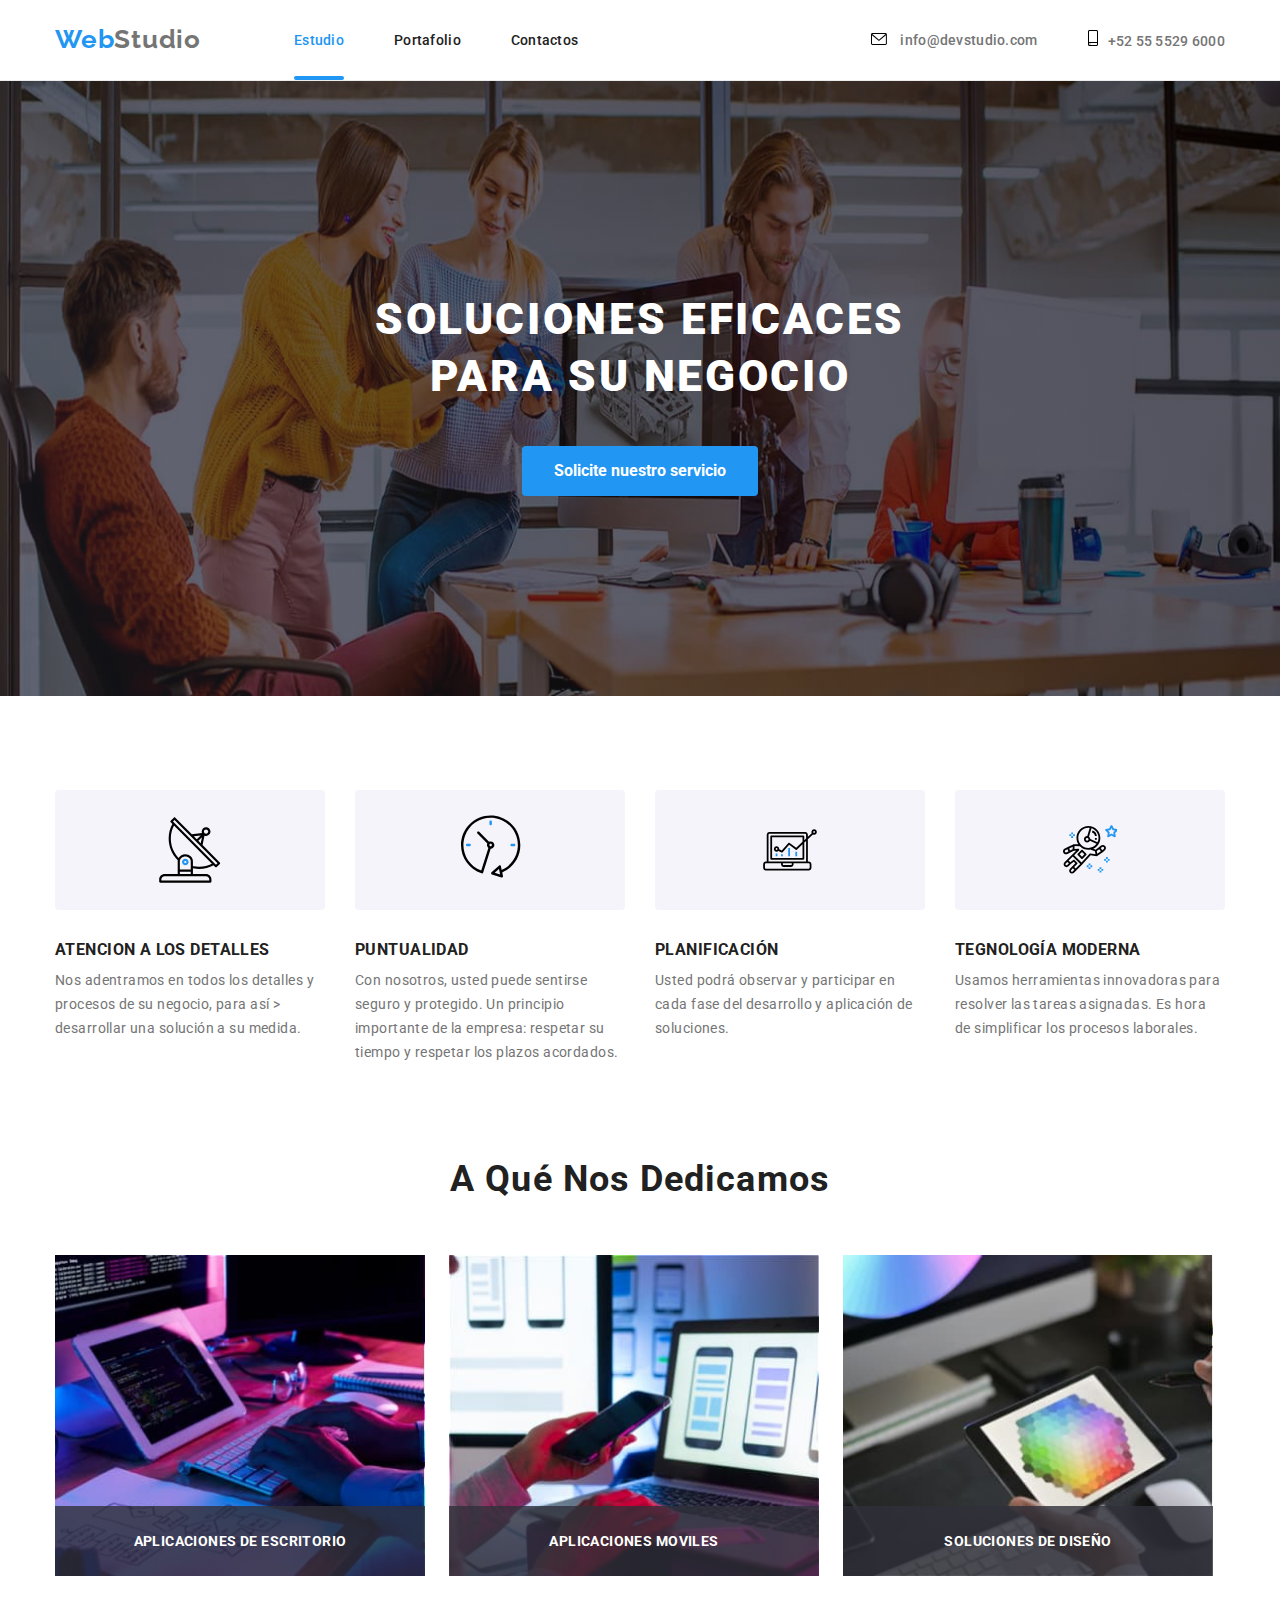
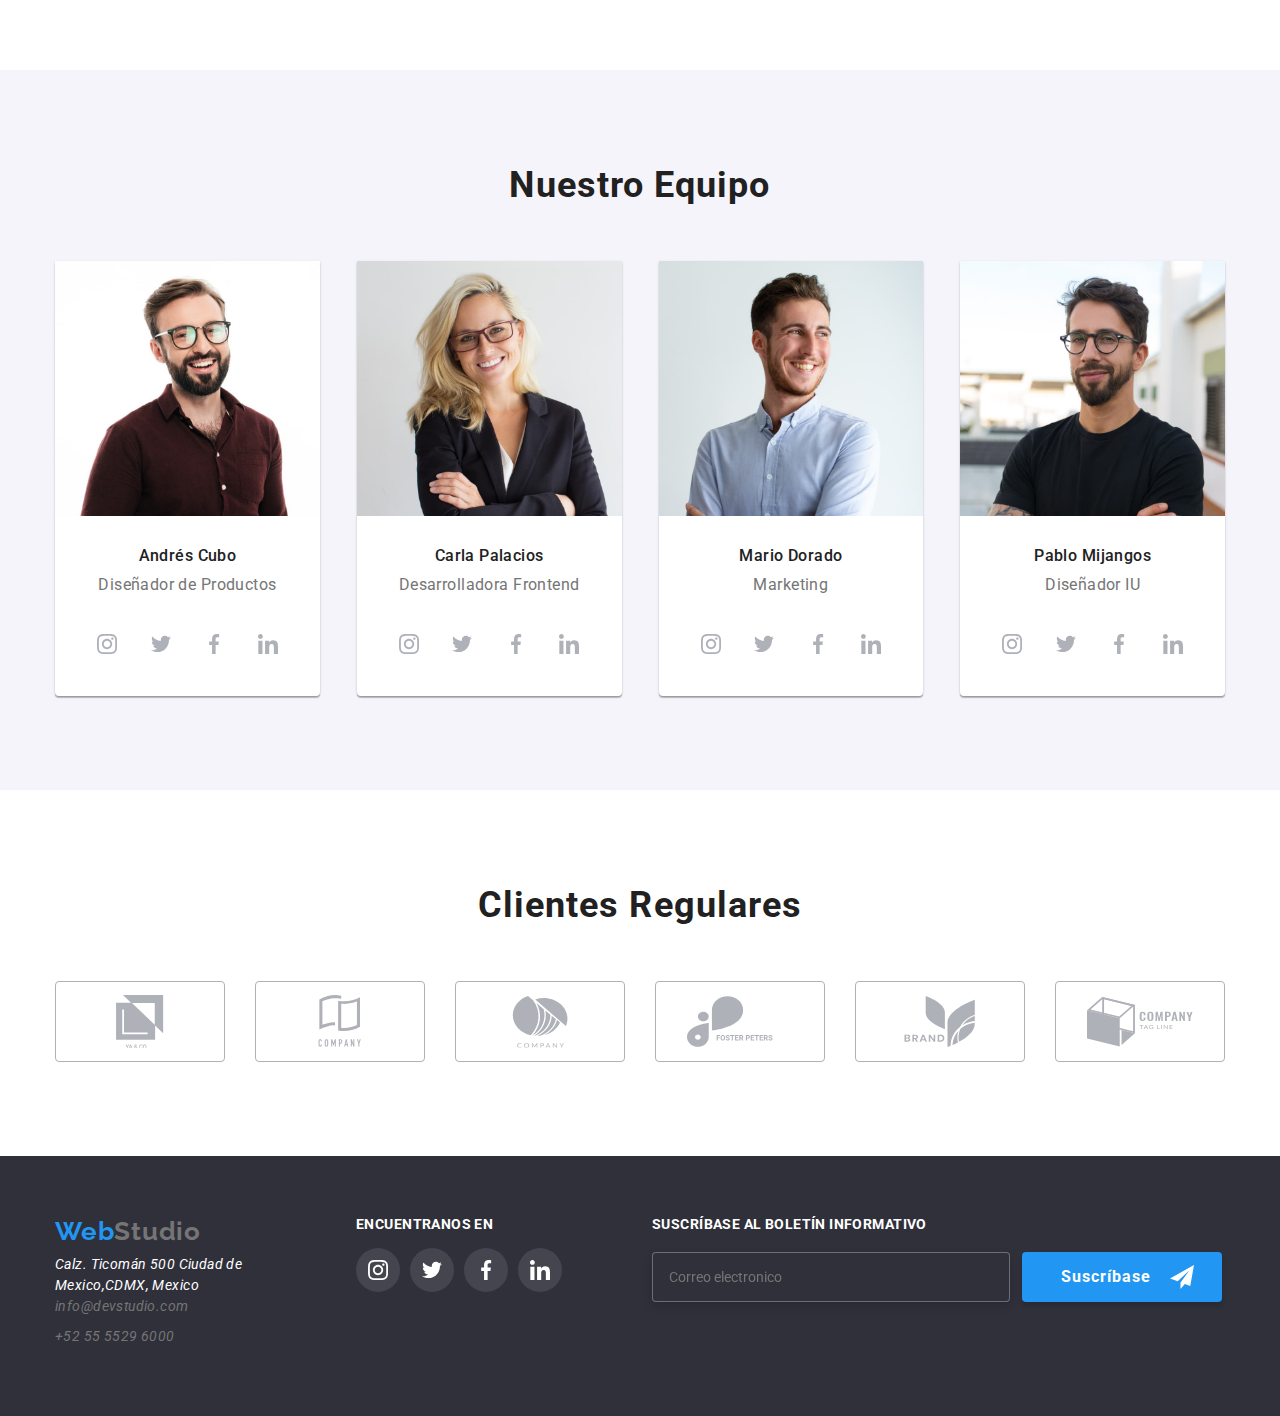
<file: index.html>
<!DOCTYPE html>
<html lang="en">
  <head>
    <meta charset="UTF-8" />
    <meta http-equiv="X-UA-Compatible" content="IE=edge" />
    <meta name="viewport" content="width=device-width, initial-scale=1.0" />
    <title>Estudio</title>
    <link
      href="https://fonts.googleapis.com/css2?family=Raleway:wght@700&family=Roboto:wght@400;500;700;900&display=swap"
      rel="stylesheet"
    />
    <link
    rel="stylesheet"
    href="https://cdnjs.cloudflare.com/ajax/libs/modern-normalize/1.0.0/modern-normalize.min.css"
  />
    <link rel="stylesheet" href="css/modern-normalize.css">
    <!-- <link rel="stylesheet" href="css/Styles.css" /> -->
    <link rel="stylesheet" href="css/main.css">
  </head>
  <body>

    <!----------------------- Ventana modal ----------------------->

    <div class="backdrop is-hidden" data-modal>
      <div class="modal">
        <!-- Boton de cierre modal -->
        <button type="button" class="modal__button" aria-label="Boton cierre modal" data-modal-close >
          <span hidden>close</span>
          <svg width="17px" height="17px">
            <use href="./imagenes/icon.svg#icon-close"></use>
          </svg>
        </button>

        <form 
          class="form" 
          name="informacion-del-cliente" 
          autocomplete="off" 
          novalidate 
        >

          <div class="group" role="group" aria-labelledby="contact-details-head" >  
            <p class="group__title" id="contact-details-head">
              Deje sus datos, nos contactaremos con usted
            </p>
            
            <label class="group__label"> 
              nombre
              <div class="group__cont">
                <input class="group__input" 
                  type="text" 
                  name="nombre" 
                  required
                >
                <div class="group__svg">
                  <svg  width="12" height="12" >
                    <use href="./imagenes/icon.svg#person-black"></use>
                  </svg>
                </div>
              </div>
            </label> 

            <label class="group__label"> 
              telefono
              <div class="group__cont">
                <input class="group__input" 
                  type="text" 
                  name="telefono" 
                  required
                >
                <div class="group__svg">
                  <svg  width="13" height="13">
                    <use href="./imagenes/icon.svg#telefono-negro"></use>
                  </svg>
                </div>
              </div>
            </label>

            <label class="group__label"> 
              e-mail
              <div class="group__cont">
                <input 
                  class="group__input" 
                  type="e-mail" 
                  name="e-mail" 
                  required 
                  autocomplete="off"
                >
                <div class="group__svg">
                  <svg  width="15" height="12">
                    <use href="./imagenes/icon.svg#icon-correo"></use>
                  </svg>
                </div>
              </div>
            </label>

            <label class="group__label">
              comentarios
              <textarea 
                class="group__textarea" 
                name="comentarios" 
                placeholder="Introduzca el texto" 
                required
                >
              </textarea>
            </label>
          </div>

          <div class="checkbox">
            <label class="checkbox__label">
              <input class="checkbox__input" 
                type="checkbox" 
                name="condiciones" 
                required
              >

              <span class="checkbox__svg">
                <svg  width="16" height="15">
                  <use href="./imagenes/icon.svg#checkbox-svg"></use>
                </svg>
              </span>
              <span class="checkbox__text">
                Estoy de acuerdo con el boletín informativo y acepto los Términos y Condiciones
              </span>
            </label>
          </div>
              
          <button class="form__button" type="submit">enviar</button>
        </form>
      </div>
    </div>

    <!-- Cabecera -->
    <header class="page-header">
      <div class="container box">
        <h2 hidden>Encabezado</h2>

        <nav class="menu">
          <a href="#" class="menu__logo" >Web<span class="menu__span-logo">Studio</span></a>
          <ul class="menu__list">
            <li class="menu__item">
              <a href="./index.html" class="menu__link menu__link--select" >Estudio</a>
            </li>
            <li class="menu__item">
              <a href="./portafolio.html" class="menu__link" >Portafolio</a>
            </li>
            <li class="menu__item">
              <a href="#" class="menu__link" >Contactos</a>
            </li>
          </ul>
        </nav>

        <ul class="contact-list">
          <li class="contact-list__item">
            <a href="mailto:info@devstudio.com" class="contact-list__link"  >
              <svg class="contact-list__svg" width="16px" height="12px">
                <use href="./imagenes/icon.svg#icon-sobre"></use>
              </svg>
              info@devstudio.com
            </a>
          </li>
          <li class="contact-list__item">
            <a href="tel:+525555296000" class="contact-list__link" >
              <svg class="contact-list__svg" width="10px" height="16px">
                <use href="./imagenes/icon.svg#icon-telfono-inteligente"></use>
              </svg>+52 55 5529 6000
            </a>
          </li>
        </ul>
      </div>
    </header>

    <!-- Cuerpo -->
    <main>

      <!-- seccion del titulo de la pagina y el button -->
      <section class="section section-page">
        <div class="container"> <!--name.section-->
          <h1 class="section-page__title">SOLUCIONES EFICACES PARA SU NEGOCIO</h1>
          <button class="section-page__button" data-modal-open type="button" >Solicite nuestro servicio</button>
        </div>
      </section>

        <!-- seccion de caracteristicas -->
      <section class="section">
        <div class="container characteristics">
          <h2 hidden>Caracteristicas</h2>
          <ul class="characteristics__list">
            <li class="characteristics__item">
              <div class="characteristics__icon">
                  <svg width="65.32px" height="70px">
                    <use href="./imagenes/icon.svg#icon-antena"></use>
                  </svg>
              </div>        
              <h3 class="characteristics__title">ATENCION A LOS DETALLES</h3>
              <p class="characteristics__text">
                Nos adentramos en todos los detalles y procesos de su negocio,
                para así > desarrollar una solución a su medida.
              </p>
            </li>

            <li class="characteristics__item">
              <div class="characteristics__icon">
                <svg width="66.96px" height="70px">
                  <use href="./imagenes/icon.svg#icon-reloj"></use>
                </svg>
              </div>
              <h3 class="characteristics__title">PUNTUALIDAD</h3>
              <p class="characteristics__text">
                Con nosotros, usted puede sentirse seguro y protegido. Un
                principio importante de la empresa: respetar su tiempo y respetar
                los plazos acordados.
              </p>
            </li>

            <li class="characteristics__item">
              <div class="characteristics__icon">
                <svg width="70px" height="53.69px">
                  <use href="./imagenes/icon.svg#icon-diagrama"></use>
                </svg>
              </div>             
              <h3 class="characteristics__title">PLANIFICACIÓN</h3>
              <p class="characteristics__text">
                Usted podrá observar y participar en cada fase del desarrollo y
                aplicación de soluciones.
              </p>
            </li>

            <li class="characteristics__item">
              <div class="characteristics__icon">
                <svg width="54.83px" height="60.66px">
                  <use href="./imagenes/icon.svg#icon-astronauta"></use>
                </svg>
              </div>
              <h3 class="characteristics__title">TEGNOLOGÍA MODERNA</h3>
              <p class="characteristics__text">
                Usamos herramientas innovadoras para resolver las tareas
                asignadas. Es hora de simplificar los procesos laborales.
              </p>
            </li>
          </ul>
        </div>
      </section>

      <!-- seccion A que nos dedicamos -->
      <section class="section product">
        <div class="container">
          <h2 class="name-section">A qué nos dedicamos</h2>
          <ul class="product__list">
            <li class="product__item">
              <img src="imagenes/Imagen1.jpg" alt="aplicaciones de escritorio"/>
              <h3 class="product__title">aplicaciones de escritorio</h3>
            </li>
            <li class="product__item">
              <img src="./imagenes/Imagen2.jpg" alt="aplicaciones moviles" width="373.16px" height="323.7px"  />
              <h3 class="product__title">aplicaciones moviles</h3>
            </li>
            <li class="product__item">
              <img src="./imagenes/Imagen3.jpg" alt="soluciones de diseño" width="373.16px" height="323.7px" />
              <h3 class="product__title">soluciones de diseño</h3>
            </li>
          </ul>
        </div>
      </section>

      <!-- seccion Nuestro equipo -->
      <section class="section team">
        <div class="container">
          <h2 class="name-section">nuestro equipo</h2>
          <ul class="team__list">

            <li class="team__item">
              <img src="./imagenes/Imagen4.jpg" alt="foto de perfil diseñador de productor" width="270px" 
              height="260px"/>
              <div class="text-cont">
                <h3 class="text-cont__name">Andrés Cubo</h3>
                <p class="text-cont__text">Diseñador de Productos</p>
                <!-------------------- redes sociales -------------------->
                <ul class="social-cont">
                  <li class="social-cont__item">
                    <a href="#" class="social-cont__icon" aria-label="icono o logo">                
                      <svg width="20px" height="20px">
                      <use href="./imagenes/icon.svg#icon-instagram"></use>
                      </svg>
                    </a>
                  </li>
                  <li class="social-cont__item">
                    <a href="#"  class="social-cont__icon" aria-label="icono o logo">                
                    <svg width="20px" height="20px">
                      <use href="./imagenes/icon.svg#icon-twitter" ></use>
                    </svg>
                    </a>
                  </li>
                  <li class="social-cont__item">
                    <a href="#"  class="social-cont__icon" aria-label="icono o logo">                
                    <svg width="20px" height="20px">
                      <use href="./imagenes/icon.svg#icon-facebook"></use>
                    </svg>
                    </a>
                  </li>
                  <li class="social-cont__item">
                    <a href="#"  class="social-cont__icon" aria-label="icono o logo">                
                    <svg width="20px" height="20px">
                      <use href="./imagenes/icon.svg#icon-linkedin"></use>
                    </svg>
                    </a>
                  </li>
                </ul>
              </div>
            </li>

            <li class="team__item">
              <img src="./imagenes/Imagen5.jpg" alt="foto de perfil desarrolladora Frontend" width="270px" 
              height="260px"/>
              <div class="text-cont">
                <h3 class="text-cont__name">Carla Palacios</h3>
                <p class="text-cont__text">Desarrolladora Frontend</p>
                <!-------------------- redes sociales -------------------->
                <ul class="social-cont">
                  <li class="social-cont__item">
                    <a href="#"  class="social-cont__icon"aria-label="icono o logo">                
                      <svg width="20px" height="20px">
                      <use href="./imagenes/icon.svg#icon-instagram"></use>
                      </svg>
                    </a>
                  </li>
                  <li class="social-cont__item">
                    <a href="#"  class="social-cont__icon" aria-label="icono o logo">                
                      <svg width="20px" height="20px">
                        <use href="./imagenes/icon.svg#icon-twitter" ></use>
                      </svg>
                    </a>
                  </li>
                  <li class="social-cont__item">
                    <a href="#"  class="social-cont__icon" aria-label="icono o logo">                
                      <svg width="20px" height="20px">
                        <use href="./imagenes/icon.svg#icon-facebook"></use>
                      </svg>
                    </a>
                  </li>
                  <li class="social-cont__item">
                    <a href="#"  class="social-cont__icon" aria-label="icono o logo">                
                      <svg width="20px" height="20px">
                        <use href="./imagenes/icon.svg#icon-linkedin"></use>
                      </svg>
                    </a>
                  </li>
                </ul>
              </div>
            </li>

            <li class="team__item">
              <img src="./imagenes/Imagen6.jpg" alt="foto de perfil Marketing" width="270px" 
              height="260px"/>
              <div class="text-cont">
                <h3 class="text-cont__name">Mario Dorado</h3>
                <p class="text-cont__text">Marketing</p>
                <!-------------------- redes sociales -------------------->
                <ul class="social-cont">
                  <li class="social-cont__item">
                    <a href="#"  class="social-cont__icon" aria-label="icono o logo">                
                      <svg width="20px" height="20px">
                      <use href="./imagenes/icon.svg#icon-instagram"></use>
                      </svg>
                    </a>
                  </li>
                  <li class="social-cont__item">
                    <a href="#"  class="social-cont__icon" aria-label="icono o logo">                
                    <svg width="20px" height="20px">
                      <use href="./imagenes/icon.svg#icon-twitter" ></use>
                    </svg>
                    </a>
                  </li>
                  <li class="social-cont__item">
                    <a href="#"  class="social-cont__icon" aria-label="icono o logo">                
                    <svg width="20px" height="20px">
                      <use href="./imagenes/icon.svg#icon-facebook"></use>
                    </svg>
                    </a>
                  </li>
                  <li class="social-cont__item">
                    <a href="#"  class="social-cont__icon" aria-label="icono o logo">                
                    <svg width="20px" height="20px">
                      <use href="./imagenes/icon.svg#icon-linkedin"></use>
                    </svg>
                    </a>
                  </li>
                </ul>
              </div>
            </li>

            <li class="team__item">
              <img src="./imagenes/Imagen7.jpg" alt="foto de perfil diseñador IU" width="270px" 
              height="260px"/>
              <div class="text-cont">
                <h3 class="text-cont__name">Pablo Mijangos</h3>
                <p class="text-cont__text">Diseñador IU</p>
                <!-------------------- redes sociales -------------------->
                <ul class="social-cont">
                  <li class="social-cont__item">
                    <a href="#"  class="social-cont__icon" aria-label="icono o logo">                
                      <svg width="20px" height="20px">
                      <use href="./imagenes/icon.svg#icon-instagram"></use>
                      </svg>
                    </a>
                  </li>
                  <li class="social-cont__item">
                    <a href="#"  class="social-cont__icon" aria-label="icono o logo">                
                    <svg width="20px" height="20px">
                      <use href="./imagenes/icon.svg#icon-twitter" ></use>
                    </svg>
                    </a>
                  </li>
                  <li class="social-cont__item">
                    <a href="#"  class="social-cont__icon" aria-label="icono o logo">                
                    <svg width="20px" height="20px">
                      <use href="./imagenes/icon.svg#icon-facebook"></use>
                    </svg>
                    </a>
                  </li>
                  <li class="social-cont__item">
                    <a href="#"  class="social-cont__icon" aria-label="icono o logo">                
                    <svg width="20px" height="20px">
                      <use href="./imagenes/icon.svg#icon-linkedin"></use>
                    </svg>
                    </a>
                  </li>
                </ul>
              </div>
            </li>

          </ul>
        </div>
      </section>

      <!-- seccion clientes regulares -->
      <section class="section">
          <div class="container">
          <h2 class="name-section">clientes regulares</h2>
          <ul class="client-cont">
            
            <li class="client-cont__item">
              <a href="#"  class="client-cont__icon" aria-label="icono o logo">
                <svg width="106px" height="52.83px">
                  <use href="./imagenes/icon.svg#icon-cliente1"></use>
                  </svg>
              </a>
            </li>

            <li class="client-cont__item">
              <a href="#"  class="client-cont__icon" aria-label="icono o logo">                
              <svg width="106px" height="52.83px">
                <use href="./imagenes/icon.svg#icon-cliente2" ></use>
              </svg>
            </a>
            </li>

            <li class="client-cont__item">
              <a href="#"  class="client-cont__icon" aria-label="icono o logo">                
              <svg width="106px" height="52.83px">
                <use href="./imagenes/icon.svg#icon-cliente3"></use>
              </svg>
            </a>
            </li>

            <li class="client-cont__item">
              <a href="#"  class="client-cont__icon" aria-label="icono o logo">                
              <svg width="106px" height="52.83px">
                <use href="./imagenes/icon.svg#icon-cliente4"></use>
              </svg>
              </a>
            </li>

            <li class="client-cont__item">
              <a href="#"  class="client-cont__icon" aria-label="icono o logo">                
              <svg width="106px" height="52.83px">
                <use href="./imagenes/icon.svg#icon-cliente5"></use>
              </svg>
            </a>
            </li>

            <li class="client-cont__item">
              <a href="#"  class="client-cont__icon" aria-label="icono o logo">                
              <svg width="106px" height="52.83px">
                <use href="./imagenes/icon.svg#icon-cliente6"></use>
              </svg>
              </a>
            </li>

          </ul>
        </div>
      </section>
    </main>

    <!-- Pie de pagina -->
    <footer class="footer">
      <div class="container footer-cont">
        <!-- contacto -->
        <div class="footer-contact" >
          <a href="#" class="footer-contact__logo">Web<span class="footer-contact__span">Studio</span></a>
          <address>
            <ul class="footer-contact__list">
              <li>
                <a href="https://maps.app.goo.gl/BWaf5SakouGZPz1Z8" 
                  class="footer-contact__dir">
                  Calz. Ticomán 500 Ciudad de Mexico,CDMX, Mexico
                </a>
              </li>
              <li>
                <a href="mailto:info@devstudio.com" 
                  class=" footer-contact__item">
                  info@devstudio.com
                </a>
              </li>
              <li>
                <a href="tel:+525555296000" 
                  class="footer-contact__item">
                  +52 55 5529 6000</a>
              </li>
            </ul>
          </address>
        </div>
        <!-- redes sociales -->
        <div class="cont-social">
          <h3 class="cont-social__title">encuentranos en</h3>

          <!-------------------- redes sociales -------------------->
          <ul class="social-cont social">
            <li class="social-cont__item">
              <a href="#" class="social-cont__icon" aria-label="icono o logo">                
                <svg width="20px" height="20px">
                <use href="./imagenes/icon.svg#icon-instagram"></use>
                </svg>
              </a>
            </li>
            <li class="social-cont__item">
              <a href="#" class="social-cont__icon" aria-label="icono o logo">                
              <svg width="20px" height="20px">
                <use href="./imagenes/icon.svg#icon-twitter" ></use>
              </svg>
              </a>
            </li>
            <li class="social-cont__item">
              <a href="#" class="social-cont__icon" aria-label="icono o logo">                
              <svg width="20px" height="20px">
                <use href="./imagenes/icon.svg#icon-facebook"></use>
              </svg>
              </a>
            </li>
            <li class="social-cont__item">
              <a href="#" class="social-cont__icon" aria-label="icono o logo">                
              <svg width="20px" height="20px">
                <use href="./imagenes/icon.svg#icon-linkedin"></use>
              </svg>
              </a>
            </li>
          </ul>
        </div>

        <!-- formulario -->          
        <div class="form-email">
          <form name="" class="footer-form">
            <label class="footer-form__label">
              suscríbase al boletín informativo
              <input class="footer-form__input" type="email" name="suscríbase al boletín informativo" placeholder="Correo electronico" required autocomplete="off"/>
            </label>
            <button type="submit" class="footer-form__button">
              <span class="footer-form__span"> suscríbase </span>                           
                <svg class="footer-form__icon" width="24px" height="24px">
                  <use href="./imagenes/icon.svg#icon-enviar-icono"></use>
                </svg>
            </button>     
          </form>        
        </div>   

      </div>
    </footer>
    <!-- Vinculacion js al html -->
    <script src="./js/modal.js"></script>

  </body>
</html>
</file>
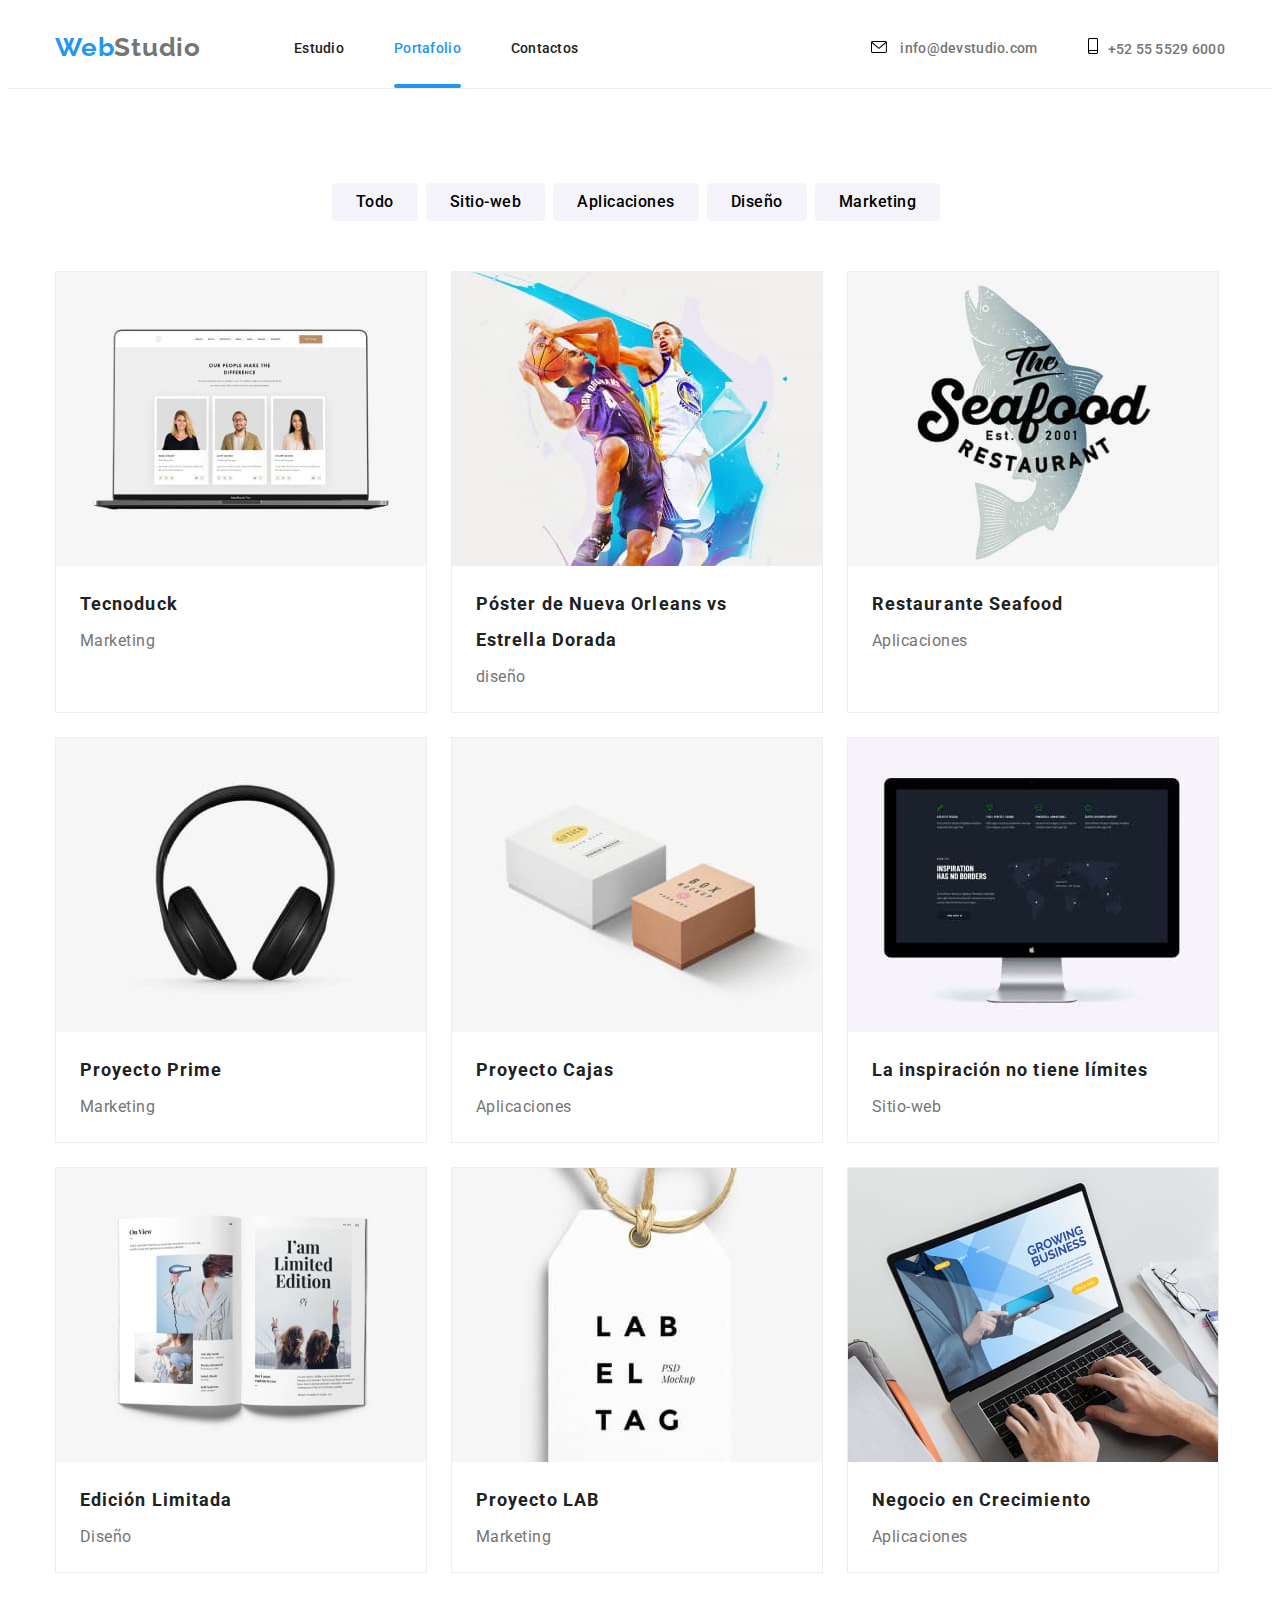
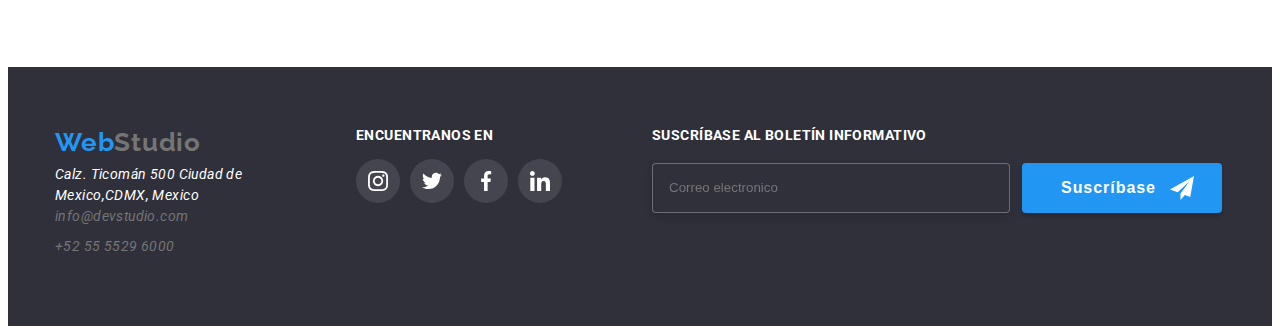
<file: portafolio.html>
<!DOCTYPE html>
<html lang="en">
  <head>
    <meta charset="UTF-8" />
    <meta http-equiv="X-UA-Compatible" content="IE=edge" />
    <meta name="viewport" content="width=device-width, initial-scale=1.0" />
    <title>Portafolio</title>
    <link
      href="https://fonts.googleapis.com/css2?family=Raleway:wght@700&family=Roboto:wght@400;500;700;900&display=swap"
      rel="stylesheet"
    />
    <!-- <link rel="stylesheet" href="css/Styles.css" /> -->
    <link rel="stylesheet" href="css/main.css">
  </head>
  <body>
    <!-- Cabecera -->
    <header class="page-header">
      <div class="container box">
        <h2 hidden>Encabezado</h2>
        <nav class="menu">
          <a class="menu__logo" href="#">Web<span class="menu__span-logo">Studio</span></a>
          <ul class="menu__list">
            <li class="menu__item">
              <a class="menu__link" href="./index.html">Estudio</a>
            </li>
            <li class="menu__item">
              <a class="menu__link menu__link--select" href="./portafolio.html">Portafolio</a>
            </li>
            <li class="menu__item">
              <a class="menu__link" href="#">Contactos</a>
            </li>
          </ul>
        </nav>
        <ul class="contact-list">
          <li class="contact-list__item">
            <a class="contact-list__link" href="mailto:info@devstudio.com " >
              <svg class="contact-list__svg" width="16px" height="12px">
                <use href="./imagenes/icon.svg#icon-sobre"></use>
              </svg>
              info@devstudio.com
            </a>
          </li>
          <li class="contact-list__item">
            <a class="contact-list__link" href="tel:+525555296000" >
              <svg class="contact-list__svg" width="10px" height="16px">
                <use href="./imagenes/icon.svg#icon-telfono-inteligente"></use>
              </svg>+52 55 5529 6000
            </a>
          </li>
        </ul>
      </div>
    </header>
    <!-- Cuerpo -->
    <main>
      <section class="section">
        <div class="container ">
          <!---------- Contenedor  de Botones ---------->

          <h1 hidden>Portafolio</h1>
          <ul class="briefcase-list">
            <li class="briefcase-list__item">
              <button class="briefcase-list__button" type="button">Todo</button>
            </li>
            <li class="briefcase-list__item">
              <button class="briefcase-list__button" type="button">
                Sitio-web
              </button>
            </li>
            <li class="briefcase-list__item"> 
              <button class="briefcase-list__button" type="button">
                Aplicaciones
              </button>
            </li>
            <li class="briefcase-list__item">
              <button class="briefcase-list__button" type="button">Diseño</button>
            </li>
            <li class="briefcase-list__item">
              <button class="briefcase-list__button" type="button">
                Marketing
              </button>
            </li>
          </ul>

          <!---------- Contenedor de imagenes ---------->

          <ul class="card">

            <li class="card__item">
              <a href="#">
                <div class="card__img">
                  <img src="./imagenes/imagenp1.jpg" alt="Tecnoduck"/>
                <p class="card__transition">
                  Tecnoduck es una plataforma de distribución de coronavirus de última 
                  generación. Las compañías usan esta plataforma para el espionaje 
                  digital y los ataques a los servidores seguros de la competencia.
                </p>
                </div>
                
                <div class="text-cont">
                  <!-- style=" padding-bottom: 56px" -->
                  <h2 class="text-cont__title">Tecnoduck</h2>
                  <p class="text-cont__text">Marketing</p>
                </div>  
              </a>
            </li>

            <li class="card__item">
              <a href="#">
                <div class="card__img">
                  <img src="./imagenes/imagenp2.jpg" alt="Póster de Nueva Orleans vs Estrella Dorada"/>
                  <p class="card__transition">
                    Tecnoduck es una plataforma de distribución de coronavirus de última 
                    generación. Las compañías usan esta plataforma para el espionaje 
                    digital y los ataques a los servidores seguros de la competencia.
                  </p>
                </div>
                
                <div class="text-cont">
                  <h2 class="text-cont__title">Póster de Nueva Orleans vs Estrella Dorada</h2>
                  <p class="text-cont__text">diseño</p>
                </div>
              </a>
            </li>

            <li class="card__item">
              <a href="#">

                <div class="card__img">
                  <img src="./imagenes/imagenp3 .jpg" alt="Restaurante Seafood"/>
                  <p class="card__transition">
                    Tecnoduck es una plataforma de distribución de coronavirus de última 
                    generación. Las compañías usan esta plataforma para el espionaje 
                    digital y los ataques a los servidores seguros de la competencia.
                  </p>
                </div>
                
                
                <div class="text-cont">
                  <!-- style="padding-bottom: 56px" -->
                  <h2 class="text-cont__title">Restaurante Seafood</h2>
                  <p class="text-cont__text">Aplicaciones</p>
                </div>
              </a> 
            </li>

            <li class="card__item">
              <a href="#">

                <div class="card__img">
                  <img src="./imagenes/imagenp4.jpg" alt="Audifonos"/>
                  <p class="card__transition">
                    Tecnoduck es una plataforma de distribución de coronavirus de última 
                    generación. Las compañías usan esta plataforma para el espionaje 
                    digital y los ataques a los servidores seguros de la competencia.
                  </p>
                </div>
                
                <div class="text-cont">
                  <h2 class="text-cont__title">Proyecto Prime</h2>
                  <p class="text-cont__text">Marketing</p>
                </div>
              </a>  
            </li>

            <li class="card__item">
              <a href="#">

                <div class="card__img">
                  <img src="./imagenes/imagenp5.jpg" alt="Cajas"/>
                  <p class="card__transition">
                    Tecnoduck es una plataforma de distribución de coronavirus de última 
                    generación. Las compañías usan esta plataforma para el espionaje 
                    digital y los ataques a los servidores seguros de la competencia.
                  </p>
                </div>

                <div class="text-cont">
                  <h2 class="text-cont__title">Proyecto Cajas</h2>
                  <p class="text-cont__text">Aplicaciones</p>
                </div>
              </a>
            </li>

            <li class="card__item">
              <a href="#">

                <div class="card__img">
                  <img src="./imagenes/imagenp6.jpg" alt="Una pantalla"/>
                  <p class="card__transition">
                    Tecnoduck es una plataforma de distribución de coronavirus de última 
                    generación. Las compañías usan esta plataforma para el espionaje 
                    digital y los ataques a los servidores seguros de la competencia.
                  </p>
                </div>

                <div class="text-cont">
                  <h2 class="text-cont__title">La inspiración no tiene límites</h2>
                  <p class="text-cont__text">Sitio-web</p>
                </div>
            </a> 
            </li>

            <li class="card__item">
              <a href="#">

                <div class="card__img">
                  <img src="./imagenes/imagenp7.jpg" alt="Un libro abierto"/>
                  <p class="card__transition">
                    Tecnoduck es una plataforma de distribución de coronavirus de última 
                    generación. Las compañías usan esta plataforma para el espionaje 
                    digital y los ataques a los servidores seguros de la competencia.
                  </p>
                </div>

                <div class="text-cont">
                  <h2 class="text-cont__title">Edición Limitada</h2>
                  <p class="text-cont__text">Diseño</p>
                </div>
              </a> 
            </li>

            <li class="card__item">
              <a href="#">

                <div class="card__img">
                  <img src="./imagenes/imagenp8.jpg" alt="Una etiqueta"/>
                  <p class="card__transition">
                    Tecnoduck es una plataforma de distribución de coronavirus de última 
                    generación. Las compañías usan esta plataforma para el espionaje 
                    digital y los ataques a los servidores seguros de la competencia.
                  </p>
                </div>

                <div class="text-cont">
                  <h2 class="text-cont__title">Proyecto LAB</h2>
                  <p class="text-cont__text">Marketing</p>
                </div>
              </a>
            </li>

            <li class="card__item">
              <a href="#">
                
                <div class="card__img">
                  <img src="./imagenes/imagenp9.jpg" alt="Un portatil"/>
                  <p class="card__transition">
                    Tecnoduck es una plataforma de distribución de coronavirus de última 
                    generación. Las compañías usan esta plataforma para el espionaje 
                    digital y los ataques a los servidores seguros de la competencia.
                  </p>
                </div>

                <div class="text-cont">
                  <h2 class="text-cont__title">Negocio en Crecimiento</h2>
                  <p class="text-cont__text">Aplicaciones</p>
                </div>
              </a>
            </li>
          </ul>
        </div>
      </section>
    </main>
      <!-- Pie de pagina -->
      <footer class="footer">
        <div class="container footer-cont">
          <!-- contacto -->
          <div class="footer-contact" >
            <a href="#" class="footer-contact__logo">Web<span class="footer-contact__span">Studio</span></a>
            <address>
              <ul class="footer-contact__list">
                <li>
                  <a href="https://maps.app.goo.gl/BWaf5SakouGZPz1Z8" 
                    class="footer-contact__dir">
                    Calz. Ticomán 500 Ciudad de Mexico,CDMX, Mexico
                  </a>
                </li>
                <li>
                  <a href="mailto:info@devstudio.com" 
                    class=" footer-contact__item">
                    info@devstudio.com
                  </a>
                </li>
                <li>
                  <a href="tel:+525555296000" 
                    class="footer-contact__item">
                    +52 55 5529 6000</a>
                </li>
              </ul>
            </address>
          </div>
          <!-- redes sociales -->
          <div class="cont-social">
            <h3 class="cont-social__title">encuentranos en</h3>
  
            <!-------------------- redes sociales -------------------->
            <ul class="social-cont social">
              <li class="social-cont__item">
                <a href="#" class="social-cont__icon" aria-label="icono o logo">                
                  <svg width="20px" height="20px">
                  <use href="./imagenes/icon.svg#icon-instagram"></use>
                  </svg>
                </a>
              </li>
              <li class="social-cont__item">
                <a href="#" class="social-cont__icon" aria-label="icono o logo">                
                <svg width="20px" height="20px">
                  <use href="./imagenes/icon.svg#icon-twitter" ></use>
                </svg>
                </a>
              </li>
              <li class="social-cont__item">
                <a href="#" class="social-cont__icon" aria-label="icono o logo">                
                <svg width="20px" height="20px">
                  <use href="./imagenes/icon.svg#icon-facebook"></use>
                </svg>
                </a>
              </li>
              <li class="social-cont__item">
                <a href="#" class="social-cont__icon" aria-label="icono o logo">                
                <svg width="20px" height="20px">
                  <use href="./imagenes/icon.svg#icon-linkedin"></use>
                </svg>
                </a>
              </li>
            </ul>
          </div>
  
          <!-- formulario -->          
          <div class="form-email">
            <form name="" class="footer-form">
              <label class="footer-form__label">
                suscríbase al boletín informativo
                <input class="footer-form__input" type="email" name="suscríbase al boletín informativo" placeholder="Correo electronico" required autocomplete="off"/>
              </label>
              <button type="submit" class="footer-form__button">
                <span class="footer-form__span"> suscríbase </span>                           
                  <svg class="footer-form__icon" width="24px" height="24px">
                    <use href="./imagenes/icon.svg#icon-enviar-icono"></use>
                  </svg>
              </button>     
            </form>        
          </div>   
  
        </div>
      </footer>
  </body>
</html>
</file>
<file: css/Styles.css>
*,
*::after,
*::before{
    box-sizing: border-box;
}

:root{
    --body-color:         #212121;
    --background-color:   #ffffff;
    --background-botton:  #F5F4FA;
    --gray-color:         #757575;
    --background-2:       #2F303A;
    --hover-color:        #2196F3;
}

body{
    font-size: 14px;
    font-family: "roboto", sans-serif;
    letter-spacing:  10px;
    color: var(--body-color);
    background-color:var(--background-1);
}

h1,h2,h3,h4,h5,h6,p,ul{
    margin: 0;
    padding: 0;
}

p{
    margin-top: 0;   
}

ul{
    list-style: none;
    margin: 0;
    padding-left: 0;
}

a{
    text-decoration: none;
}


img{
	display: block;
	max-width: 100%;
	height: auto;
} 

.visually-hidden{
    position: absolute;
    width: 1px;
    height: 1px;
    margin: -1px;
    border: 0;
    padding: 0;
    white-space: nowrap;
    clip-path: inset(100%);
    clip: rect(0 0 0 0);
    overflow: hidden;
} 

.container{
    width: 1200px;
    padding-left: 15px;
    padding-right: 15px;
    margin: 0 auto;
}

.section{
    padding: 94px 0;
}


/* ------------------------------------------------------------------------------- */
/* ------------------------------- Ventana el modal ------------------------------ */
/* ------------------------------------------------------------------------------- */

.backdrop{
    width: 100%;
    height: 100%;
    display: flex;
    position: fixed; 
    justify-content: center;
    align-items: center;
    visibility: visible;
    opacity: 1;
    background-color: rgb(0, 0, 0, 0.2);
    z-index: 1;
}

.is-hidden{
    visibility:hidden;
    opacity: 0;
    pointer-events: none;
}

.modal{
    position: absolute;
    top: 50%;
    left: 50%;
    display: flex;   
    WIdth: 528px;
    height: 581px;
    padding: 40px;
    background-color: #FFFFFF;
    box-shadow: 0px 1px 3px rgba(0, 0, 0, 0.12), 0px 1px 1px rgba(0, 0, 0, 0.14), 0px 2px 1px rgba(0, 0, 0, 0.2);
    border-radius: 4px;
    transform: translate(-50%,-50%) scale(1);
    transition: transform 250ms cubic-bezier(0.4, 0, 0.2, 1);
}

.backdrop.is-hidden .modal {
    transform: translate(-50%, -50%) scale(0.5);
}

/* cierre del modal */

.modal__button{
    position: absolute;
    top: 6.5px;
    right: 8px;
    cursor: pointer;
    margin-top: 8px;
    margin-right: 8px;
    padding: 6px; 
    width: 30px;
    height: 30px;
    border: 1px solid rgba(0, 0, 0, 0.1);
    background-color:white;
    border-radius: 50%;
    fill: var(--body-color);
    transition: fill 250ms cubic-bezier(0.4, 0, 0.2, 1);
}
.modal__button:hover, .modal__button:focus{
    fill: var(--hover-color);
    outline: 1px solid rgba(0, 0, 0, 0.1);
}

/* Estilos del formulario */
.form{
    display: flex;
    flex-direction: column;
}

.group{
    margin-bottom: 10px;
}

.group__title{
    width: 100%;
    height: 23px;
    margin-bottom: 12px;

    font-weight: 700;
    font-size: 20px;
    line-height: 23px;
    text-align: center;
    letter-spacing: 0.03em;

    color: #212121;
}

.group__label{
    display: flex;
    flex-direction: column;

    font-weight: 400;
    font-size: 12px;
    line-height: 14px;
    letter-spacing: 0.01em;
    text-transform: capitalize;

    color: #757575;  
    margin-bottom: 10px;  
}

.group__cont{
    position: relative;
    margin-top: 4px;
}

.group__input{
    border: 1px solid var(--gray-color);
    
    padding-top: 12px;
    padding-right: 12px;
    padding-bottom: 12px;
    padding-left: 42px;
    width: 100%;
    
    border: 1px solid rgba(33, 33, 33, 0.2);
    border-radius: 4px;
    fill: var(--body-color);
    transition: border 250ms cubic-bezier(0.4, 0, 0.2, 1);
}

.group__input:hover{
    border: 1px solid var(--hover-color);
}

.group__svg{
    position: absolute;
    left: 15px;
    top: 50%;
    transform: translateY(-50%);
    display: flex;
    justify-content: center;
    align-items: center;
    width: 18px;
    height: 18px;
    fill: #212121;
    transition: fill 250ms cubic-bezier(0.4, 0, 0.2, 1);
}

.group__input:hover + .group__svg,
.group__input:focus + .group__svg{
    fill: var(--hover-color);
}

:focus-visible{
    outline: 1px solid var(--hover-color);
}

.group__textarea{
    margin-top: 4px;
    width: 100%;
    height: 120px;
    padding: 12px 16px;

    border: 1px solid rgba(33, 33, 33, 0.2);
    border-radius: 4px;
    resize: none;

    font-weight: 400;
    font-size: 12px;
    line-height: 14px;
    letter-spacing: 0.01em;
}

.group__textarea:hover{
    border: 1px solid var(--hover-color);
}

.group__textarea::placeholder{
    color: rgba(117, 117, 117, 0.5);
}

.checkbox{ 
    position: relative;
    text-align: center;
    margin-bottom: 10px;
}

.checkbox__label{
    display: flex;
}

.checkbox__input{    
    appearance: none;
    position: absolute;
    left: 0;
    top: 50%;
}

.checkbox__svg{
    position: absolute;
    display: flex;
    top: 27%;
    left: 0%;
    transform: translateY(-50%);
    justify-content: center;
    align-items: center;
    fill: transparent;
    width: 16px;
    height: 15px;
    border: 2px solid var(--body-color);
    border-radius: 2px;
    transition: fill 250ms cubic-bezier(0.4, 0, 0.2, 1),
    border-color 250ms cubic-bezier(0.4, 0, 0.2, 1);
}

.checkbox__input:checked + .checkbox__svg {
    border-color: var(--hover-color);
    background-color: var(--hover-color);

}

.checkbox__text{  
    font-weight: 400;
    font-size: 14px;
    line-height: 24px;

    letter-spacing: 0.03em;

    color: #757575;
    padding-left: 24px;
    text-align: left;
}

.form__button{
    display: flex;
    width: 200px;
    height: 50px;

    margin: 0 auto;
    justify-content: center;
    align-items: center;

    font-weight: 700;
    font-size: 16px;
    line-height: 30px;
    letter-spacing: 0.06em;

    background: #188CE8;
    box-shadow: 0px 4px 4px rgba(0, 0, 0, 0.15);
    border-radius: 4px;

    border: none;
    color: var(--background-color);
    text-transform: capitalize;
}


/* ------------------------------------------------------------------------------- */
/* ------------------------------------ Header ----------------------------------- */
/* ------------------------------------------------------------------------------- */

.page-header{
    border-bottom: 1px solid #ECECEC;
}

.box{
    display: flex;
}

.menu, .menu__list, .contact-list{
    display: flex;
    align-items: center;
}

.menu__logo{
    padding-top: 24px;
    padding-bottom: 25px;
    margin-right: 93px;

    color: var(--hover-color);
    font-family: 'Raleway';
    font-style: normal;
    font-weight: 700;
    font-size: 26px;
    line-height: 1.2;
    text-align: right;
    letter-spacing: 0.03em;
}

.menu__span-logo{
    color: var(--body-color);
}

.menu__item:not(:last-child),
.contact-list__item:not(:last-child){
    margin-right: 50px;
}

.menu__link, .contact-list__link{
    padding-top: 32px;
    padding-bottom: 32px;
}

.menu__link{
    font-weight: 500;
    line-height: 1.2;
    letter-spacing: 0.02em;
    align-items: center;
    color: var(--body-color);
    transition: color 250ms cubic-bezier(0.4, 0, 0.2, 1);
}

.menu__link:hover, 
.menu__link:focus{
    color: var(--hover-color);
    fill: var(--hover-color);
}

.contact-list{
    display: flex;
    margin-left: auto;
}

.contact-list__link{
    font-weight: 500;
    line-height: 1.2;
    letter-spacing: 0.02em;
    color: var(--gray-color);
    transition: color 250ms cubic-bezier(0.4, 0, 0.2, 1);
}

.contact-list__link:hover, 
.contact-list__link:focus{
    color: var(--hover-color);
    fill: var(--hover-color);
}

.contact-list__svg{
    margin-right: 10px;
    padding: 0px;
}

.menu__link--select{ 
    color: var(--hover-color);
    position: relative;
}

.menu__link--select::after{
    position: absolute;
    content: '';
    display: block;
    background-color: var(--hover-color);
    width: 100%;
    height: 4px;
    border-radius: 2px;
    bottom: 0%;
}

/* -------------------------------------------------------------------------------- */
/* ------------------------------------- Main ------------------------------------- */
/* -------------------------------------------------------------------------------- */


.name-section{
    font-weight: 700;
    font-size: 36px;
    line-height: 42px;
    text-align: center;
    letter-spacing: 0.03em;
    margin-bottom: 55.05px;
    text-transform: capitalize;
}


/* ----------------- Seccion del titulo ----------------- */

.section-page{    
    padding-top: 200px;
    padding-bottom: 200px;
    text-align: center; 
    background-image: linear-gradient(70deg,rgba(47, 48, 58, 0.4),rgba(3, 0, 0, 0.4)), url("../imagenes/Imagen.jpg");
    background-size: 100% 100%; 
}

.section-page__title{
    margin: 0 auto;
    padding: 10px 32px;
    display: block;
    max-width: 696px;
    margin-bottom: 30px;

    color: var(--background-color);
    font-weight: 900;
    font-size: 44px;
    line-height: 1.3;
    letter-spacing: 0.06em;
    text-transform: uppercase; 
}

.section-page__button{
    padding: 10px 32px;
    cursor: pointer;
    font-family: inherit;
    border: none;
    border-radius: 4px;
    color: var(--background-color);
    background-color: var(--hover-color);
    font-weight: 700;
    font-size: 16px;
    line-height: 30px;
}

/* -------------- Seccion caracteristicas --------------- */

.characteristics__list{    
    display: flex;
    flex-wrap: wrap;
    gap: 30px;

    letter-spacing: 0.03em;
}

.characteristics__item{
    flex-basis: calc((100% - 90px) / 4);
}

.characteristics__icon{
    display: flex;
    justify-content: center;
    align-items: center;
    margin-bottom: 30px;
    
    width: 270px;
    height: 120px;
    background-color: #F5F4FA;
    border-radius: 4px;
}

.characteristics__title{
    display: block;
    width: 270px;
    margin-bottom: 10px;
    font-weight: 700;
    line-height: 1.2;
    text-transform: uppercase;
}

.characteristics__text{
    display: block;
    align-items: baseline;

    width: 270px;
    line-height: 1.7;
    color: var(--gray-color);
}



/* ------------ Seccion A qué nos dedicamos ------------- */

.product{
    padding-top: 0;
}

.product__list{
    padding: 0;
    display: flex;
    flex-wrap: wrap;
    gap: 24px;
}

.product__item{
    position: relative;
    flex-basis: calc((100% - 60px)/3);
}

.product__title{    
    width: 100%;
    position: absolute;
    bottom: 0%;
    padding: 27px 0;
    display: flex;
    justify-content: center;


    font-weight: 700;
    font-size: 14px;
    line-height: 16px;
    letter-spacing: 0.03em;
    text-transform: uppercase;
    
    color: #FFFFFF;
    background-color: rgba(47, 48, 58, 0.8);
}

/* ------------------- Nuestro equipo ------------------- */

.team{
    background-color: var(--background-botton);
    letter-spacing: 0.03em;
}

.team__list{   
    padding: 0;
    display: flex;
    flex-wrap: wrap;
    gap: 37px ;
    text-align: center;
    background-color: var(--background-botton);
}

.team__item{
    background-color: var(--background-color);    
    width: 270px;
    flex-direction: column;
    flex-basis: calc((100% - 111px) / 4);
    box-shadow: 0px 1px 3px rgba(0, 0, 0, 0.12), 0px 1px 1px rgba(0, 0, 0, 0.14), 0px 2px 1px rgba(0, 0, 0, 0.2);
    border-radius: 0px 0px 4px 4px;
}

.text-cont{
    padding: 30px;
}

.text-cont__name{
    font-weight: 500;
    font-size: 16px;
    line-height: 1.2;    
    margin-bottom: 10px;
}

.text-cont__text{
    font-size: 16px;
    line-height: 1.2;
    color: var(--gray-color);
}

/* -------------------- Estilos svg -------------------- */

.social-cont{
    display: flex;
    flex-wrap: wrap;
    justify-content: space-between;
    margin-top: 28px;  
}

.social-cont__item{
    display: flex;
    flex-basis: calc((100% - 30px) / 4); 
}

.social-cont__icon{
    border-radius: 50%;
    height: 44px;
    padding: 12px;
    background-color: rgba(255, 255, 255, 0.1);
    fill: #afb1b8;
    transition: background-color 250ms cubic-bezier(0.4, 0, 0.2, 1),
    fill 250ms cubic-bezier(0.4, 0, 0.2, 1);
}

.social-cont__icon:hover, .social-cont__icon:focus{
    outline: none;
    background-color:var(--hover-color);
    fill: var(--background-color);
}

/* ----------------- Clientes regulares ----------------- */

.client-cont{
    width: 100%;
    display: flex;
    flex-wrap: wrap;
    gap: 30px;
}

.client-cont__item{
    flex-basis: calc(( 100% - 150px ) / 6);
}

.client-cont__icon{
    display: flex;
    width: 170px;
    height: 81px;
    justify-content: center;
    align-items: center;
    border: 1px solid #AFB1B8;
    border-radius: 4px;

    fill: #AFB1B8;
    transition: fill 250ms cubic-bezier(0.4, 0, 0.2, 1),
    border 250ms cubic-bezier(0.4, 0, 0.2, 1);
}

.client-cont__icon:hover, .client-cont__icon:focus{
    outline: none;
    border: 1px solid var(--hover-color);
    fill: var(--hover-color);
}

/* -------------------------------------------------------------------------------- */
/* ----------------------------------- Footer ------------------------------------- */
/* -------------------------------------------------------------------------------- */

/* contenedor principal footer */

.footer{
    background-color: var(--background-2);
}

/* contenedor de contacto */

.footer-cont{
    display: flex;
    padding-top: 60px;
    padding-bottom: 60px;
}

/* informacion de contacto */

.footer-contact{
    margin-right: 70px ;
}

.footer-contact__logo{
    display: flex;
    margin-bottom: 6px;
    color: var(--hover-color);
    font-family: 'Raleway';
    font-style: normal;
    font-weight: 700;
    font-size: 26px;
    line-height: 1.2;
    text-align: right;
    letter-spacing: 0.03em;
}

.footer-contact__span{
    color: var(--background-color);
}

.footer-contact__list{
    width: 231px;
    font-weight: 400;
    line-height: 1.5;
    letter-spacing: 0.03em;
}

.footer-contact__dir{
    color: var(--background-color);
    transition: color 250ms cubic-bezier(0.4, 0, 0.2, 1);
}

.footer-contact__item{
    display: flex;
    margin-bottom: 9px;
    color: var(--gray-color);
    transition: color 250ms cubic-bezier(0.4, 0, 0.2, 1);
}

.footer-contact__item:hover, .footer-contact__item:focus,
.footer-contact__dir:hover, .footer-contact__dir:focus{
    color: var(--hover-color);
    fill: var(--hover-color);
}

/* --------------- Redes sociales --------------- */

.cont-social{
    flex-direction: column;
    width: 206px;
    margin-right: 90px;
}

.cont-social__title{
    font-family: 'Roboto';
    font-style: normal;
    font-weight: 700;
    font-size: 14px;
    line-height: 16px;
    letter-spacing: 0.03em;
    text-transform: uppercase;
    color: #FFFFFF;
}
.social{
    margin-top: 16px;
}

/* -------------- Formulario footer -------------- */

.form-email{
    flex-direction: column;
}

.footer-form{
    display: flex;
    width: 570px;
    height: 86px;
}

.footer-form__label{
    color: var(--background-color);
    width: 358px;
    font-weight: 700;
    font-size: 14px;
    line-height: 16px;
    letter-spacing: 0.03em;
    text-transform: uppercase;
    margin-right: 12px;
}

.footer-form__input{
    margin-top: 20px ;
    background-color: var(--background-2);
    width: 358px;
    height: 50px;
    padding-left: 16px;

    border: 1px solid rgba(255, 255, 255, 0.3);
    filter: drop-shadow(0px 4px 4px rgba(0, 0, 0, 0.15));
    border-radius: 4px;
    color: rgba(255, 255, 255, 0.6); 
    transition: outline 250ms cubic-bezier(0.4, 0, 0.2, 1);
}

.footer-form__input:hover, .footer-form__input:focus{
    outline: 1px solid var(--hover-color);
}



.footer-form__button{  
    display: flex; 
    position: relative;
    width: 200px;
    height: 50px;    
    margin-top: 36px;
    padding: 0;
    cursor: pointer;
    border: none;
    background: #2196F3;
    box-shadow: 0px 4px 4px rgba(0, 0, 0, 0.15);
    border-radius: 4px;
}

.footer-form__button:hover, .footer-form__button:focus{
    outline: 1px solid var(--hover-color);
}


.footer-form__span{
    position: absolute;
    left: 39px;
    top: 10px;

    font-weight: 700;
    font-size: 16px;
    line-height: 30px;
    letter-spacing: 0.06em;
    text-transform: capitalize;

    color: #FFFFFF;
}

.footer-form__icon {
    position: absolute;
    left: 148px;
    top: 13px;
}


/* -------------------------------------------------------------------------------- */
/* ---------------------------------- Portafolio ---------------------------------- */
/* -------------------------------------------------------------------------------- */

.briefcase-list{
    display: flex;
    justify-content: center;
    margin-bottom: 30px;
}

.briefcase-list__item{
    margin-right: 8px;
}

.briefcase-list__button{
        display: block;
    justify-content: center;
    padding: 6px 24px;
    cursor: pointer;
    font-family: inherit;
    border: none;
    background-color: var(--background-botton);
    border-radius: 4px;
    font-weight: 500;
    font-size: 16px;
    line-height: 1.6;
    text-align: center;
    letter-spacing: 0.03em;

    transition: background-color 250ms cubic-bezier(0.4, 0, 0.2, 1),
    color 250ms cubic-bezier(0.4, 0, 0.2, 1),
    box-shadow 250ms cubic-bezier(0.4, 0, 0.2, 1) ;
}

.briefcase-list__button:hover,.briefcase-list__button:focus{
    outline: none;
    background-color: var(--hover-color);
    color: var(--background-color);
    box-shadow: 0px 3px 1px rgba(0, 0, 0, 0.1), 
    0px 1px 2px rgba(0, 0, 0, 0.08), 
    0px 2px 2px rgba(0, 0, 0, 0.12);
}

/* --------------- Contenedor de tarjetas --------------- */

.card{
    margin-top: 50px;
    display: flex;
    flex-wrap: wrap;
    width: 350;
    gap: 24px;
}

.card__item{
    cursor: pointer;
    background-color: var(--background-1);
    flex-basis: calc((100% - 60px) / 3);
    justify-content: center;
    border: 1px solid #EEEEEE;
}

.card__item:hover, .card__item:focus-within{
    box-shadow: 0px 1px 1px rgba(0, 0, 0, 0.12),
    0px 4px 4px rgba(0, 0, 0, 0.06),
    1px 4px 6px rgba(0, 0, 0, 0.16);
}

.card__img{
    position: relative;
    overflow: hidden;
}

.card__transition{

    font-style: normal;
    font-weight: 400;
    font-size: 18px;
    line-height: 1.5;
    letter-spacing: 0.03em;

    width: 100%;
    height: 100%;
    background-color: rgba(33, 150, 243, 0.9);
    color: #FFFFFF;
    position: absolute;
    top: 0;
    left: 0;
    margin: 0;
    padding: 63px 24px;
    transform: translateY(100%);
    transition: transform 250ms cubic-bezier(0.4, 0, 0.2, 1);
}

.card__item:hover .card__transition, .card__item:focus-within .card__transition{
    transform: translateY(0%);
}

.text-cont{
    padding: 20px 24px;
}

.text-cont__title{    
    width: 322px;
    margin-bottom: 4px;
    justify-content: center;

    font-weight: 700;
    font-size: 18px;
    line-height: 2;
    letter-spacing: 0.06em;
    text-align: left;
    color: var(--body-color);    

}

.text-cont__text{
    text-align: left;
    font-size: 16px;
    line-height: 30px;
    letter-spacing: 0.03em;
    color:var(--gray-color);
}
</file>
<file: css/main.css>
*,
*::after,
*::before {
  box-sizing: border-box;
}

body {
  font-size: 14px;
  font-family: "roboto", sans-serif;
  letter-spacing: 10px;
  color: #212121;
  background-color: #ffffff;
}

h1, h2, h3, h4, h5, h6, p, ul {
  margin: 0;
  padding: 0;
}

p {
  margin-top: 0;
}

ul {
  list-style: none;
  margin: 0;
  padding-left: 0;
}

a {
  text-decoration: none;
}

img {
  display: block;
  max-width: 100%;
  height: auto;
}

:focus-visible {
  outline: 1px solid #2196F3;
}

.visually-hidden {
  position: absolute;
  width: 1px;
  height: 1px;
  margin: -1px;
  border: 0;
  padding: 0;
  white-space: nowrap;
  clip-path: inset(100%);
  clip: rect(0 0 0 0);
  overflow: hidden;
}

.container {
  width: 1200px;
  padding-left: 15px;
  padding-right: 15px;
  margin: 0 auto;
}

.section {
  padding: 94px 0;
}

.name-section {
  font-weight: 700;
  font-size: 36px;
  line-height: 42px;
  text-align: center;
  letter-spacing: 0.03em;
  margin-bottom: 55.05px;
  text-transform: capitalize;
}

.page-header {
  border-bottom: 1px solid #ECECEC;
}
.page-header .box {
  display: flex;
}
.page-header .menu {
  display: flex;
  align-items: center;
}
.page-header .menu__logo {
  padding-top: 24px;
  padding-bottom: 25px;
  margin-right: 93px;
  color: #2196F3;
  font-family: "Raleway";
  font-style: normal;
  font-weight: 700;
  font-size: 26px;
  line-height: 1.2;
  text-align: right;
  letter-spacing: 0.03em;
}
.page-header .menu__span-logo {
  color: #757575;
}
.page-header .menu__list {
  display: flex;
  align-items: center;
}
.page-header .menu__item:not(:last-child) {
  margin-right: 50px;
}
.page-header .menu__link {
  padding-top: 32px;
  padding-bottom: 32px;
  font-weight: 500;
  line-height: 1.2;
  letter-spacing: 0.02em;
  align-items: center;
  color: #212121;
  transition: color 250ms cubic-bezier(0.4, 0, 0.2, 1);
}
.page-header .menu__link:hover, .page-header .menu__link:focus {
  color: #2196F3;
  fill: #2196F3;
}
.page-header .menu__link--select {
  color: #2196F3;
  position: relative;
}
.page-header .menu__link--select::after {
  position: absolute;
  content: "";
  display: block;
  background-color: #2196F3;
  width: 100%;
  height: 4px;
  border-radius: 2px;
  bottom: 0%;
}
.page-header .contact-list {
  display: flex;
  align-items: center;
  margin-left: auto;
}
.page-header .contact-list__item:not(:last-child) {
  margin-right: 50px;
}
.page-header .contact-list__link {
  padding-top: 32px;
  padding-bottom: 32px;
  font-weight: 500;
  line-height: 1.2;
  letter-spacing: 0.02em;
  color: #757575;
  transition: color 250ms cubic-bezier(0.4, 0, 0.2, 1);
}
.page-header .contact-list__link:hover, .page-header .contact-list__link:focus {
  color: #2196F3;
  fill: #2196F3;
}
.page-header .contact-list__svg {
  margin-right: 10px;
  padding: 0px;
}

.backdrop {
  width: 100%;
  height: 100%;
  display: flex;
  position: fixed;
  justify-content: center;
  align-items: center;
  visibility: visible;
  opacity: 1;
  background-color: rgba(0, 0, 0, 0.2);
  z-index: 1;
}

.is-hidden {
  visibility: hidden;
  opacity: 0;
  pointer-events: none;
}

.modal {
  position: absolute;
  top: 50%;
  left: 50%;
  display: flex;
  WIdth: 528px;
  height: 581px;
  padding: 40px;
  background-color: #FFFFFF;
  box-shadow: 0px 1px 3px rgba(0, 0, 0, 0.12), 0px 1px 1px rgba(0, 0, 0, 0.14), 0px 2px 1px rgba(0, 0, 0, 0.2);
  border-radius: 4px;
  transform: translate(-50%, -50%) scale(1);
  transition: transform 250ms cubic-bezier(0.4, 0, 0.2, 1);
}
.modal__button {
  position: absolute;
  top: 6.5px;
  right: 8px;
  cursor: pointer;
  margin-top: 8px;
  margin-right: 8px;
  padding: 6px;
  width: 30px;
  height: 30px;
  border: 1px solid rgba(0, 0, 0, 0.1);
  background-color: #ffffff;
  border-radius: 50%;
  fill: var(--body-color);
  transition: fill 250ms cubic-bezier(0.4, 0, 0.2, 1);
}
.modal__button:hover, .modal__button:focus {
  fill: #2196F3;
  outline: 1px solid rgba(0, 0, 0, 0.1);
}
.backdrop.is-hidden .modal {
  transform: translate(-50%, -50%) scale(0.5);
}

/* Estilos del formulario */
.form {
  display: flex;
  flex-direction: column;
}
.form__button {
  display: flex;
  width: 200px;
  height: 50px;
  margin: 0 auto;
  justify-content: center;
  align-items: center;
  font-weight: 700;
  font-size: 16px;
  line-height: 30px;
  letter-spacing: 0.06em;
  background-color: #2196F3;
  box-shadow: 0px 4px 4px rgba(0, 0, 0, 0.15);
  border-radius: 4px;
  border: none;
  color: #ffffff;
  text-transform: capitalize;
}
.form .group {
  margin-bottom: 10px;
}
.form .group__title {
  width: 100%;
  height: 23px;
  margin-bottom: 12px;
  font-weight: 700;
  font-size: 20px;
  line-height: 23px;
  text-align: center;
  letter-spacing: 0.03em;
  color: #212121;
}
.form .group__label {
  display: flex;
  flex-direction: column;
  font-weight: 400;
  font-size: 12px;
  line-height: 14px;
  letter-spacing: 0.01em;
  text-transform: capitalize;
  color: #757575;
  margin-bottom: 10px;
}
.form .group__cont {
  position: relative;
  margin-top: 4px;
}
.form .group__input {
  border: 1px solid #757575;
  padding-top: 12px;
  padding-right: 12px;
  padding-bottom: 12px;
  padding-left: 42px;
  width: 100%;
  border: 1px solid rgba(33, 33, 33, 0.2);
  border-radius: 4px;
  fill: #212121;
  transition: border 250ms cubic-bezier(0.4, 0, 0.2, 1);
}
.form .group__input:hover {
  border: 1px solid #2196F3;
}
.form .group__svg {
  position: absolute;
  left: 15px;
  top: 50%;
  transform: translateY(-50%);
  display: flex;
  justify-content: center;
  align-items: center;
  width: 18px;
  height: 18px;
  fill: #212121;
  transition: fill 250ms cubic-bezier(0.4, 0, 0.2, 1);
}
.form .group__input:hover + .group__svg, .form .group__input:focus + .group__svg {
  fill: #2196F3;
}
.form .group__textarea {
  margin-top: 4px;
  width: 100%;
  height: 120px;
  padding: 12px 16px;
  border: 1px solid rgba(33, 33, 33, 0.2);
  border-radius: 4px;
  resize: none;
  font-weight: 400;
  font-size: 12px;
  line-height: 14px;
  letter-spacing: 0.01em;
}
.form .group__textarea:hover {
  border: 1px solid #2196F3;
}
.form .group__textarea::placeholder {
  color: rgba(117, 117, 117, 0.5);
}
.form .checkbox {
  position: relative;
  text-align: center;
  margin-bottom: 10px;
}
.form .checkbox__label {
  display: flex;
}
.form .checkbox__input {
  appearance: none;
  position: absolute;
  left: 0;
  top: 50%;
}
.form .checkbox__svg {
  position: absolute;
  display: flex;
  top: 27%;
  left: 0%;
  transform: translateY(-50%);
  justify-content: center;
  align-items: center;
  fill: transparent;
  width: 16px;
  height: 15px;
  border: 2px solid #212121;
  border-radius: 2px;
  transition: fill 250ms cubic-bezier(0.4, 0, 0.2, 1), border-color 250ms cubic-bezier(0.4, 0, 0.2, 1);
}
.form .checkbox__input:checked + .checkbox__svg {
  border-color: #2196F3;
  background-color: #2196F3;
}
.form .checkbox__text {
  font-weight: 400;
  font-size: 14px;
  line-height: 24px;
  letter-spacing: 0.03em;
  color: #757575;
  padding-left: 24px;
  text-align: left;
}

.section-page {
  padding-top: 200px;
  padding-bottom: 200px;
  text-align: center;
  background-image: linear-gradient(70deg, rgba(47, 48, 58, 0.4), rgba(3, 0, 0, 0.4)), url("../imagenes/Imagen.jpg");
  background-size: 100% 100%;
}
.section-page__title {
  margin: 0 auto;
  padding: 10px 32px;
  display: block;
  max-width: 696px;
  margin-bottom: 30px;
  color: #ffffff;
  font-weight: 900;
  font-size: 44px;
  line-height: 1.3;
  letter-spacing: 0.06em;
  text-transform: uppercase;
}
.section-page__button {
  padding: 10px 32px;
  cursor: pointer;
  font-family: inherit;
  border: none;
  border-radius: 4px;
  color: #ffffff;
  background-color: #2196F3;
  font-weight: 700;
  font-size: 16px;
  line-height: 30px;
}

.characteristics__list {
  display: flex;
  flex-wrap: wrap;
  gap: 30px;
  letter-spacing: 0.03em;
}
.characteristics__item {
  flex-basis: calc((100% - 90px) / 4);
}
.characteristics__icon {
  display: flex;
  justify-content: center;
  align-items: center;
  margin-bottom: 30px;
  width: 270px;
  height: 120px;
  background-color: #F5F4FA;
  border-radius: 4px;
}
.characteristics__title {
  display: block;
  width: 270px;
  margin-bottom: 10px;
  font-weight: 700;
  line-height: 1.2;
  text-transform: uppercase;
}
.characteristics__text {
  display: block;
  align-items: baseline;
  width: 270px;
  line-height: 1.7;
  color: #757575;
}

.product {
  padding-top: 0;
}
.product__list {
  padding: 0;
  display: flex;
  flex-wrap: wrap;
  gap: 24px;
}
.product__item {
  position: relative;
  flex-basis: calc((100% - 60px) / 3);
}
.product__title {
  width: 100%;
  position: absolute;
  bottom: 0%;
  padding: 27px 0;
  display: flex;
  justify-content: center;
  font-weight: 700;
  font-size: 14px;
  line-height: 16px;
  letter-spacing: 0.03em;
  text-transform: uppercase;
  color: #ffffff;
  background-color: rgba(47, 48, 58, 0.8);
}

.team {
  background-color: #F5F4FA;
  letter-spacing: 0.03em;
  /* -------------------- Estilos svg -------------------- */
}
.team__list {
  padding: 0;
  display: flex;
  flex-wrap: wrap;
  gap: 37px;
  text-align: center;
  background-color: #F5F4FA;
}
.team__item {
  background-color: #ffffff;
  width: 270px;
  flex-direction: column;
  flex-basis: calc((100% - 111px) / 4);
  box-shadow: 0px 1px 3px rgba(0, 0, 0, 0.12), 0px 1px 1px rgba(0, 0, 0, 0.14), 0px 2px 1px rgba(0, 0, 0, 0.2);
  border-radius: 0px 0px 4px 4px;
}
.team .text-cont {
  padding: 30px;
}
.team .text-cont__name {
  font-weight: 500;
  font-size: 16px;
  line-height: 1.2;
  margin-bottom: 10px;
}
.team .text-cont__text {
  font-size: 16px;
  line-height: 1.2;
  color: #757575;
}
.team .social-cont {
  display: flex;
  flex-wrap: wrap;
  justify-content: space-between;
  margin-top: 28px;
}
.team .social-cont__item {
  display: flex;
  flex-basis: calc((100% - 30px) / 4);
}
.team .social-cont__icon {
  border-radius: 50%;
  height: 44px;
  padding: 12px;
  background-color: rgba(255, 255, 255, 0.1);
  fill: #afb1b8;
  transition: background-color 250ms cubic-bezier(0.4, 0, 0.2, 1), fill 250ms cubic-bezier(0.4, 0, 0.2, 1);
}
.team .social-cont__icon:hover, .team .social-cont__icon:focus {
  outline: none;
  background-color: #2196F3;
  fill: #ffffff;
}

.client-cont {
  width: 100%;
  display: flex;
  flex-wrap: wrap;
  gap: 30px;
}
.client-cont__item {
  flex-basis: calc((100% - 150px) / 6);
}
.client-cont__icon {
  display: flex;
  width: 170px;
  height: 81px;
  justify-content: center;
  align-items: center;
  border: 1px solid #afb1b8;
  border-radius: 4px;
  fill: #afb1b8;
  transition: fill 250ms cubic-bezier(0.4, 0, 0.2, 1), border 250ms cubic-bezier(0.4, 0, 0.2, 1);
}
.client-cont__icon:hover, .client-cont__icon:focus {
  outline: none;
  border: 1px solid #2196F3;
  fill: #2196F3;
}

.footer {
  background-color: #2F303A;
  /*----------- contenedor de contacto -----------*/
}
.footer .footer-cont {
  display: flex;
  padding-top: 60px;
  padding-bottom: 60px;
  /*----------- informacion de contacto -----------*/
  /* --------------- Redes sociales --------------- */
  /* -------------- Formulario  -------------- */
}
.footer .footer-cont .footer-contact {
  margin-right: 70px;
}
.footer .footer-cont .footer-contact__logo {
  display: flex;
  margin-bottom: 6px;
  color: #2196F3;
  font-family: "Raleway";
  font-weight: 700;
  font-size: 26px;
  line-height: 1.2;
  text-align: right;
  letter-spacing: 0.03em;
}
.footer .footer-cont .footer-contact__span {
  color: #757575;
}
.footer .footer-cont .footer-contact__list {
  width: 231px;
  line-height: 1.5;
  letter-spacing: 0.03em;
}
.footer .footer-cont .footer-contact__dir {
  color: #ffffff;
  transition: color 250ms cubic-bezier(0.4, 0, 0.2, 1);
}
.footer .footer-cont .footer-contact__dir:hover, .footer .footer-cont .footer-contact__dir:focus {
  color: #2196F3;
  fill: #2196F3;
}
.footer .footer-cont .footer-contact__item {
  display: flex;
  margin-bottom: 9px;
  color: #757575;
  transition: color 250ms cubic-bezier(0.4, 0, 0.2, 1);
}
.footer .footer-cont .footer-contact__item:hover, .footer .footer-cont .footer-contact__item:focus {
  color: #2196F3;
  fill: #2196F3;
}
.footer .footer-cont .cont-social {
  flex-direction: column;
  width: 206px;
  margin-right: 90px;
}
.footer .footer-cont .cont-social__title {
  font-weight: 700;
  font-size: 14px;
  line-height: 16px;
  letter-spacing: 0.03em;
  text-transform: uppercase;
  color: #ffffff;
}
.footer .footer-cont .cont-social .social-cont {
  display: flex;
  flex-wrap: wrap;
  justify-content: space-between;
  margin-top: 28px;
}
.footer .footer-cont .cont-social .social-cont__item {
  display: flex;
  flex-basis: calc((100% - 30px) / 4);
}
.footer .footer-cont .cont-social .social-cont__icon {
  border-radius: 50%;
  height: 44px;
  padding: 12px;
  background-color: rgba(255, 255, 255, 0.1);
  fill: #ffffff;
  transition: background-color 250ms cubic-bezier(0.4, 0, 0.2, 1), fill 250ms cubic-bezier(0.4, 0, 0.2, 1);
}
.footer .footer-cont .cont-social .social-cont__icon:hover, .footer .footer-cont .cont-social .social-cont__icon:focus {
  outline: none;
  background-color: #2196F3;
  fill: #ffffff;
}
.footer .footer-cont .cont-social .social {
  margin-top: 16px;
}
.footer .footer-cont .form-email {
  flex-direction: column;
}
.footer .footer-cont .form-email .footer-form {
  display: flex;
  width: 570px;
  height: 86px;
}
.footer .footer-cont .form-email .footer-form__label {
  color: #ffffff;
  width: 358px;
  font-weight: 700;
  font-size: 14px;
  line-height: 16px;
  letter-spacing: 0.03em;
  text-transform: uppercase;
  margin-right: 12px;
}
.footer .footer-cont .form-email .footer-form__input {
  margin-top: 20px;
  background-color: #2F303A;
  width: 358px;
  height: 50px;
  padding-left: 16px;
  border: 1px solid rgba(255, 255, 255, 0.3);
  filter: drop-shadow(0px 4px 4px rgba(0, 0, 0, 0.15));
  border-radius: 4px;
  color: rgba(255, 255, 255, 0.6);
  transition: outline 250ms cubic-bezier(0.4, 0, 0.2, 1);
}
.footer .footer-cont .form-email .footer-form__input:hover, .footer .footer-cont .form-email .footer-form__input:focus {
  outline: 1px solid #2196F3;
}
.footer .footer-cont .form-email .footer-form__button {
  display: flex;
  position: relative;
  width: 200px;
  height: 50px;
  margin-top: 36px;
  padding: 0;
  cursor: pointer;
  border: none;
  background: #2196F3;
  box-shadow: 0px 4px 4px rgba(0, 0, 0, 0.15);
  border-radius: 4px;
}
.footer .footer-cont .form-email .footer-form__button:hover, .footer .footer-cont .form-email .footer-form__button:focus {
  outline: 1px solid #2196F3;
}
.footer .footer-cont .form-email .footer-form__span {
  position: absolute;
  left: 39px;
  top: 10px;
  font-weight: 700;
  font-size: 16px;
  line-height: 30px;
  letter-spacing: 0.06em;
  text-transform: capitalize;
  color: #ffffff;
}
.footer .footer-cont .form-email .footer-form__icon {
  position: absolute;
  left: 148px;
  top: 13px;
}

.briefcase-list {
  display: flex;
  justify-content: center;
  margin-bottom: 30px;
}
.briefcase-list__item {
  margin-right: 8px;
}
.briefcase-list__button {
  display: block;
  justify-content: center;
  padding: 6px 24px;
  cursor: pointer;
  font-family: inherit;
  border: none;
  background-color: #F5F4FA;
  border-radius: 4px;
  font-weight: 500;
  font-size: 16px;
  line-height: 1.6;
  text-align: center;
  letter-spacing: 0.03em;
  transition: background-color 250ms cubic-bezier(0.4, 0, 0.2, 1), color 250ms cubic-bezier(0.4, 0, 0.2, 1), box-shadow 250ms cubic-bezier(0.4, 0, 0.2, 1);
}
.briefcase-list__button:hover, .briefcase-list__button:focus {
  outline: none;
  background-color: #2196F3;
  color: #ffffff;
  box-shadow: 0px 3px 1px rgba(0, 0, 0, 0.1), 0px 1px 2px rgba(0, 0, 0, 0.08), 0px 2px 2px rgba(0, 0, 0, 0.12);
}

/* --------------- Contenedor de tarjetas --------------- */
.card {
  margin-top: 50px;
  display: flex;
  flex-wrap: wrap;
  width: 350;
  gap: 24px;
}
.card__item {
  cursor: pointer;
  background-color: #ffffff;
  flex-basis: calc((100% - 60px) / 3);
  justify-content: center;
  border: 1px solid #EEEEEE;
}
.card__item:hover, .card__item:focus-within {
  box-shadow: 0px 1px 1px rgba(0, 0, 0, 0.12), 0px 4px 4px rgba(0, 0, 0, 0.06), 1px 4px 6px rgba(0, 0, 0, 0.16);
}
.card__img {
  position: relative;
  overflow: hidden;
}
.card__transition {
  font-size: 18px;
  line-height: 1.5;
  letter-spacing: 0.03em;
  width: 100%;
  height: 100%;
  background-color: rgba(33, 150, 243, 0.9);
  color: #ffffff;
  position: absolute;
  top: 0;
  left: 0;
  margin: 0;
  padding: 63px 24px;
  transform: translateY(100%);
  transition: transform 250ms cubic-bezier(0.4, 0, 0.2, 1);
}
.card__item:hover .card__transition, .card__item:focus-within .card__transition {
  transform: translateY(0%);
}
.card .text-cont {
  padding: 20px 24px;
}
.card .text-cont__title {
  width: 322px;
  margin-bottom: 4px;
  justify-content: center;
  font-weight: 700;
  font-size: 18px;
  line-height: 2;
  letter-spacing: 0.06em;
  text-align: left;
  color: #212121;
}
.card .text-cont__text {
  text-align: left;
  font-size: 16px;
  line-height: 30px;
  letter-spacing: 0.03em;
  color: #757575;
}

/*# sourceMappingURL=main.css.map */
</file>
